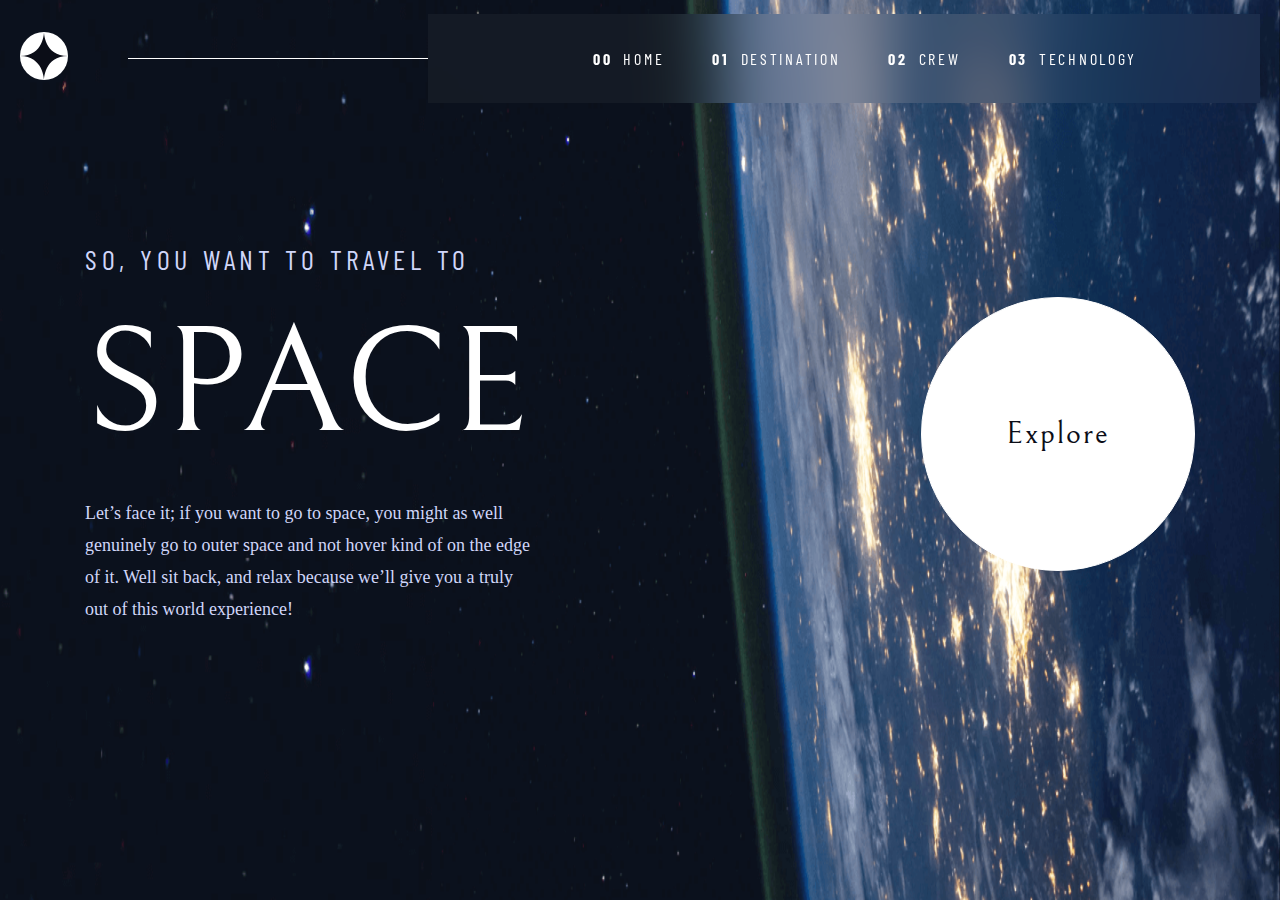
<file: index.html>
<!DOCTYPE html>
<html lang="en">
<head>
    <meta charset="UTF-8">
    <meta name="viewport" content="width=device-width, initial-scale=1.0">
    <link rel="icon" href="./images/site-icon.svg"> 
    <link rel="stylesheet" href="./css/main.css">
    <!-- <link rel="stylesheet" href="./css/normalize.css"> -->
    <link rel="stylesheet" href="./css/normalize-mini.css">
    <title>Site Space</title>
    <!-- Muhammadiqbol -->
</head>
<body class="space-body">
    <header class="space-site-header">
        <div class="container">
            <div class="space-header">
                <a class="space-header__icon" href="#"><img src="./images/site-icon.svg" alt="Site Icon" width="48" height="48"></a>
                <ul class="space-header__list">
                    <li class="space-header__item">
                        <a class="space-header__item-texts" href="./index.html">
                            <p class="space__header-number">00</p>
                            <p class="space__header-text">Home</p>
                        </a>
                    </li>
                    <li class="space-header__item">
                        <a class="space-header__item-texts" href="./moon.html">
                            <p class="space__header-number">01</p>
                            <p class="space__header-text">DESTINATION</p>
                        </a>
                    </li>
                    <li class="space-header__item">
                        <a class="space-header__item-texts" href="./commander.html">
                            <p class="space__header-number">02</p>
                            <p class="space__header-text">CREW</p>
                        </a>
                    </li>
                    <li class="space-header__item">
                        <a class="space-header__item-texts" href="./vehicle.html">
                            <p class="space__header-number">03</p>
                            <p class="space__header-text">TECHNOLOGY</p>
                        </a>
                    </li>
                </ul>
                <img class="space-hamburger-icon" src="./images/hamburger-svg.svg" alt="hamburger Icon" width="24" height="21">   
            </div>
        </div>
    </header>
    <main class="site-main">
        <section class="space-hero-section">
            <div class="container">
                <div class="space">
                    <div class="space-hero__texts-wrapper">
                        <strong class="space-hero__strong">SO, YOU WANT TO TRAVEL TO</strong>
                        <h1 class="space-hero__title">Space</h1>
                        <p class="space-hero__text">Let’s face it; if you want to go to space, you might as well genuinely go to outer space and not hover kind of on the edge of it. Well sit back, and relax because we’ll give you a truly out of this world experience!</p>
                    </div>
                    <a class="space-hero__content-wrapper" href="#">Explore</a> 
                </div>
            </div>
        </section>
    </main> 
</body>
</html>
</file>
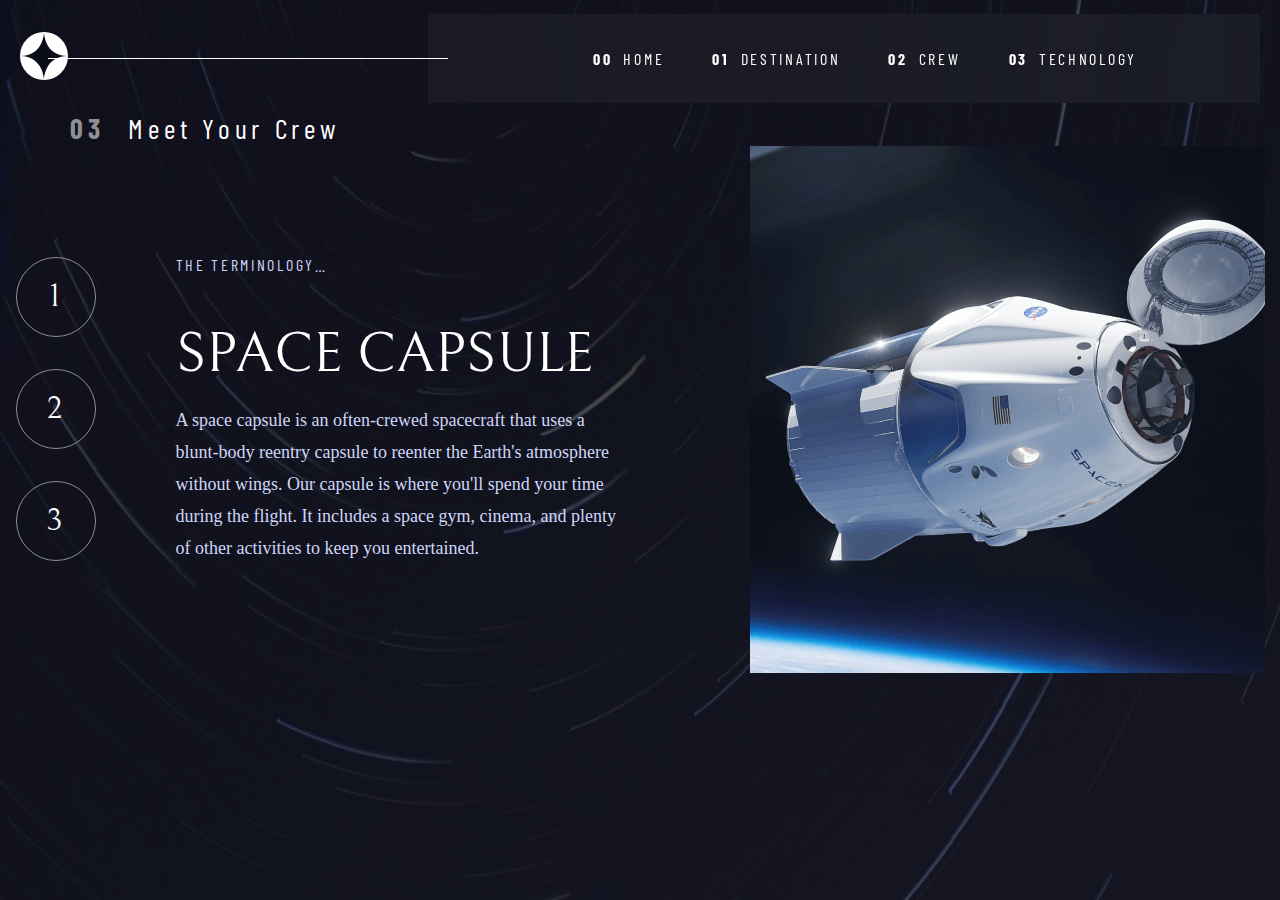
<file: capsule.html>
<!DOCTYPE html>
<html lang="en">
<head>
    <meta charset="UTF-8">
    <meta name="viewport" content="width=device-width, initial-scale=1.0">
    <link rel="icon" href="./images/site-icon.svg"> 
    <link rel="stylesheet" href="./css/main.css">
    <!-- <link rel="stylesheet" href="./css/normalize.css"> -->
    <link rel="stylesheet" href="./css/normalize-mini.css">
    <title>Site Capsule</title>
    <!-- Muhammadiqbol --> 
</head>
<body class="vehicle-body">
    <header class="vehicle-site-header">
        <div class="container">
            <div class="vehicle-header">
                <a class="vehicle-header__icon" href="#"><img src="./images/site-icon.svg" alt="Site Icon" width="48" height="48"></a>
                <ul class="vehicle-header__list">
                    <li class="vehicle-header__item">
                        <a class="vehicle-header__item-texts" href="./index.html">
                            <p class="vehicle__header-number">00</p>
                            <p class="vehicle__header-text">Home</p>
                        </a>
                    </li>   
                    <li class="vehicle-header__item">
                        <a class="vehicle-header__item-texts" href="./moon.html">
                            <p class="vehicle__header-number">01</p>
                            <p class="vehicle__header-text">DESTINATION</p>
                        </a>
                    </li>
                    <li class="vehicle-header__item">
                        <a class="vehicle-header__item-texts" href="./commander.html">
                            <p class="vehicle__header-number">02</p>
                            <p class="vehicle__header-text">CREW</p>
                        </a>
                    </li>
                    <li class="vehicle-header__item">
                        <a class="vehicle-header__item-texts" href="./vehicle.html">
                            <p class="vehicle__header-number">03</p>
                            <p class="vehicle__header-text">TECHNOLOGY</p>
                        </a>
                    </li>
                </ul>
            </div>
        </div>
    </header>
    <main class="site-main">
        <section class="hero-section">
            <div class="container">
                <div class="vehicle-hero__subtitle-wrapper">
                    <strong class="vehicle-hero__number">03</strong>
                    <h3 class="vehicle-hero__subtitle">Meet Your Crew</h3>
                </div>
                <div class="vehicle">
                    <div class="vehicle-hero__content-wrapper">
                        <div class="vehicle-hero__links">
                            <a class="vehicle-hero__link" href="./vehicle.html">1</a>
                            <a class="vehicle-hero__link" href="./spaceport.html">2</a>
                            <a class="vehicle-hero__link" href="./capsule.html">3</a>
                        </div>
                        <div>
                            <strong class="vehicle-hero__strong">
                                THE TERMINOLOGY…
                            </strong>
                            <h1 class="vehicle-hero__title">SPACE CAPSULE</h1>
                            <div class="vehicle-hero__text-wrapper">
                                <p class="vehicle-hero__text">A space capsule is an often-crewed spacecraft that uses a blunt-body reentry capsule to reenter the Earth's atmosphere without wings. Our capsule is where you'll spend your time during the flight. It includes a space gym, cinema, and plenty of other activities to keep you entertained.</p>
                            </div>
                        </div>
                    </div>
                    <img src="./images/capsule-img.png" alt="" width="515" height="527">
                </div>
            </div>
        </section>
    </main>
</body>
</html>
</file>
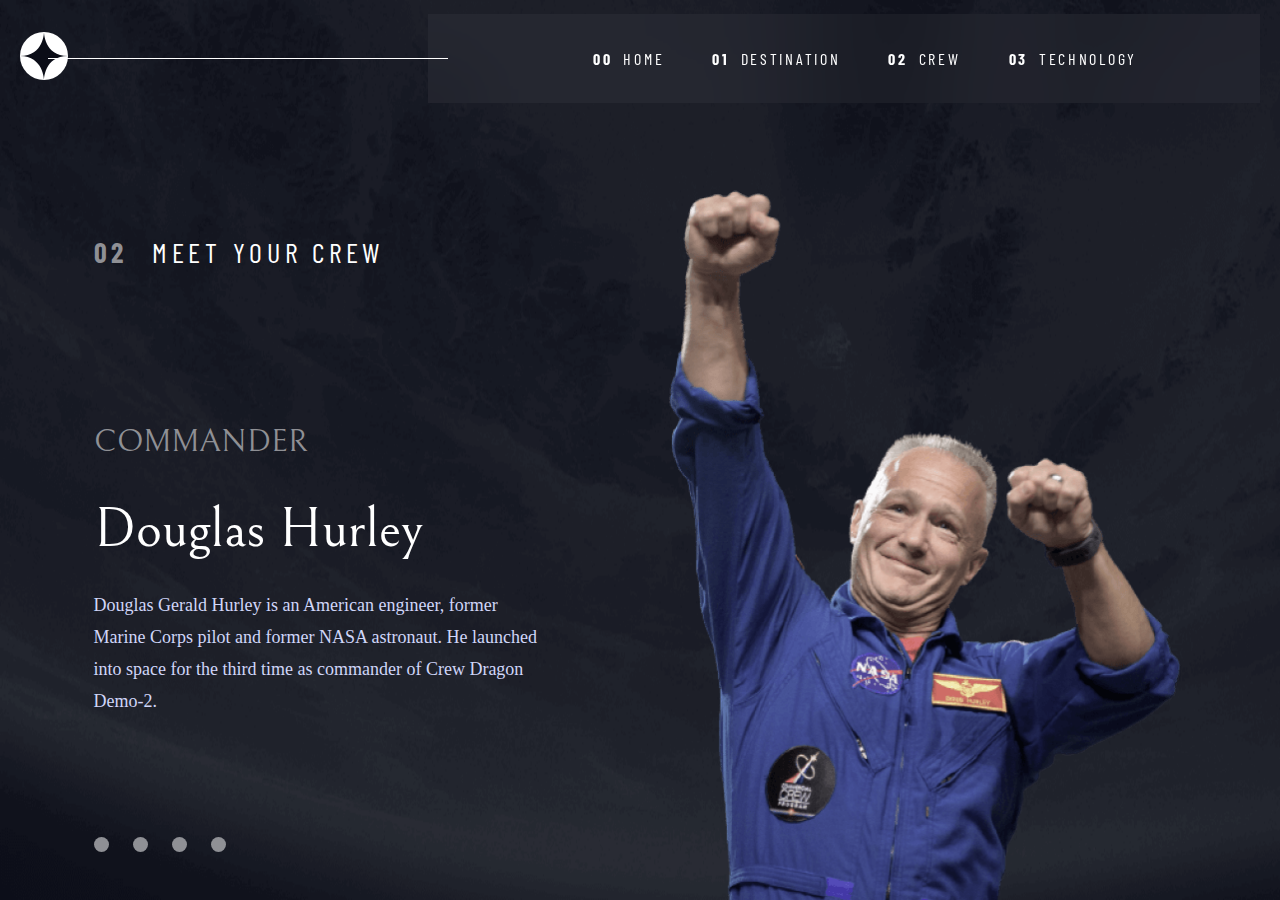
<file: commander.html>
<!DOCTYPE html>
<html lang="en">
<head>
    <meta charset="UTF-8">
    <meta name="viewport" content="width=device-width, initial-scale=1.0">
    <link rel="icon" href="./images/site-icon.svg"> 
    <link rel="stylesheet" href="./css/main.css">
    <!-- <link rel="stylesheet" href="./css/normalize.css"> -->
    <link rel="stylesheet" href="./css/normalize-mini.css">
    <title>Site Commander</title>
    <!-- Muhammadiqbol -->
</head>
<body class="commander-body">
    <header class="commander-site-header">
        <div class="container">
            <div class="commander-header">
                <a class="space-header__icon" href="#"><img src="./images/site-icon.svg" alt="Site Icon" width="48" height="48"></a>
                <ul class="commander-header__list">
                    <li class="commander-header__item">
                        <a class="commander-header__item-texts" href="./index.html">
                            <p class="commander__header-number">00</p>
                            <p class="commander__header-text">Home</p>
                        </a>
                    </li>
                    <li class="commander-header__item">
                        <a class="commander-header__item-texts" href="./moon.html">
                            <p class="commander__header-number">01</p>
                            <p class="commander__header-text">DESTINATION</p>
                        </a>
                    </li>
                    <li class="commander-header__item">
                        <a class="commander-header__item-texts" href="./commander.html">
                            <p class="commander__header-number">02</p>
                            <p class="commander__header-text">CREW</p>
                        </a>
                    </li>
                    <li class="commander-header__item">
                        <a class="commander-header__item-texts" href="./vehicle.html">
                            <p class="commander__header-number">03</p>
                            <p class="commander__header-text">TECHNOLOGY</p>
                        </a>
                    </li>
                </ul>
            </div>
        </div>
    </header>
    <main class="site-main">
        <section class="commander-hero-section">
            <div class="container">
                <div class="commander">
                    <div>
                        <div class="commander-hero__subtitle-wrapper">
                            <strong class="commander-hero__number">02</strong>
                            <h3 class="commander-hero__subtitle">Meet Your Crew</h3>
                        </div>
                        <strong class="commander-hero__strong">Commander</strong>
                        <h1 class="commander-hero__title">Douglas Hurley</h1>
                        <div class="commander-hero__texts-wrapper">
                            <p class="commander-hero__text">Douglas Gerald Hurley is an American engineer, former Marine Corps pilot and former NASA astronaut. He launched into space for the third time as commander of Crew Dragon Demo-2.</p>
                        </div>
                        <div class="commander-hero__mini-btns">
                            <a class="commander-hero__mini-btn" href="./commander.html"></a>
                            <a class="commander-hero__mini-btn" href="./specialist.html"></a>
                            <a class="commander-hero__mini-btn" href="./pilot.html"></a>
                            <a class="commander-hero__mini-btn" href="./engineer.html"></a>
                        </div>
                    </div>
                    <img src="./images/commander-img.png" alt="Commander Img" width="568" height="712">
                </div>
            </div>
        </section>
    </main>
</body>
</html>
</file>
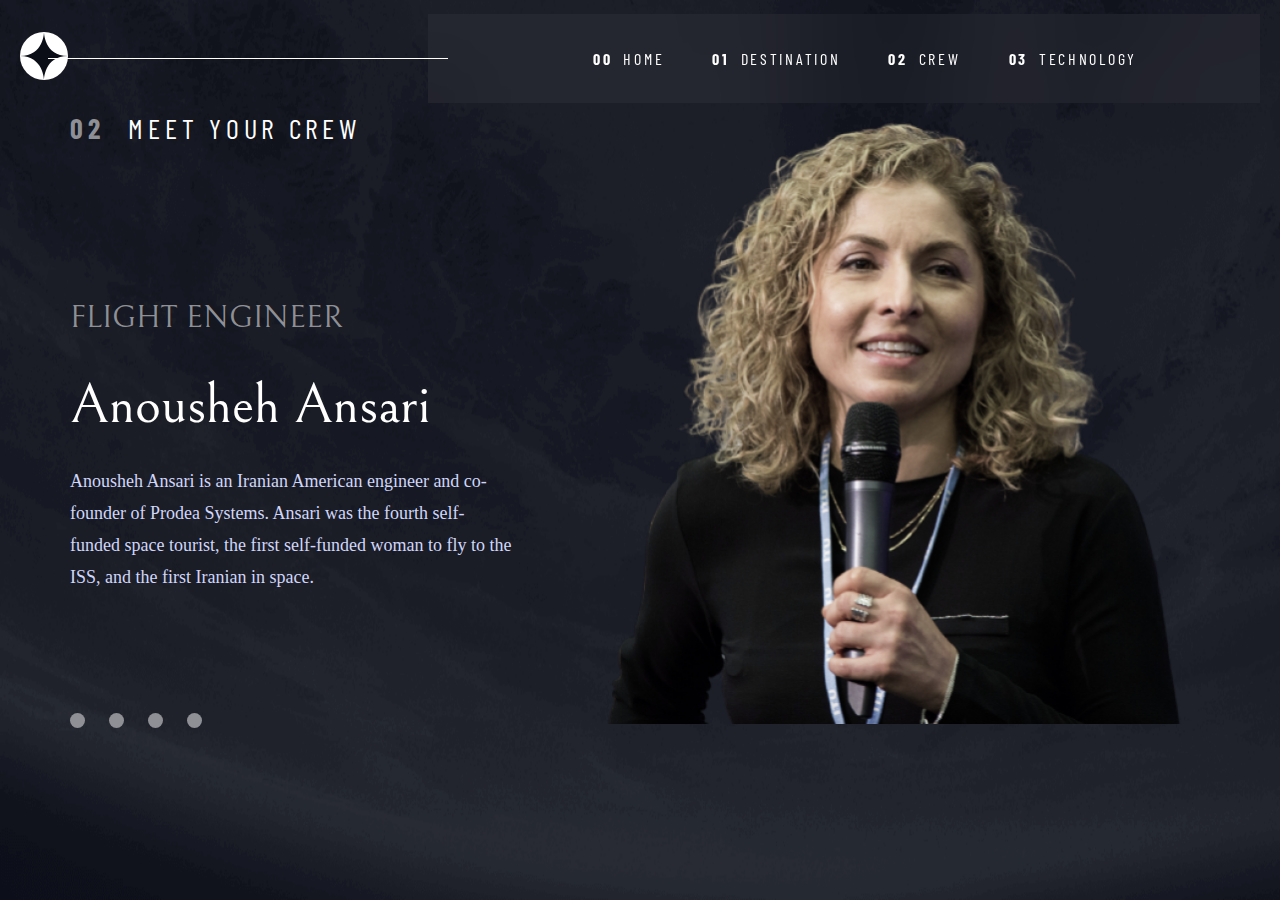
<file: engineer.html>
<!DOCTYPE html>
<html lang="en">
<head>
    <meta charset="UTF-8">
    <meta name="viewport" content="width=device-width, initial-scale=1.0">
    <link rel="icon" href="./images/site-icon.svg"> 
    <link rel="stylesheet" href="./css/main.css">
    <!-- <link rel="stylesheet" href="./css/normalize.css"> -->
    <link rel="stylesheet" href="./css/normalize-mini.css">
    <title>Site Engineer</title>
    <!-- Muhammadiqbol -->
</head>
<body class="commander-body">
    <header class="commander-site-header">
        <div class="container">
            <div class="commander-header">
                <a class="space-header__icon" href="#"><img src="./images/site-icon.svg" alt="Site Icon" width="48" height="48"></a>
                <ul class="commander-header__list">
                    <li class="commander-header__item">
                        <a class="commander-header__item-texts" href="./index.html">
                            <p class="commander__header-number">00</p>
                            <p class="commander__header-text">Home</p>
                        </a>
                    </li>
                    <li class="commander-header__item">
                        <a class="commander-header__item-texts" href="./moon.html">
                            <p class="commander__header-number">01</p>
                            <p class="commander__header-text">DESTINATION</p>
                        </a>
                    </li>
                    <li class="commander-header__item">
                        <a class="commander-header__item-texts" href="./commander.html">
                            <p class="commander__header-number">02</p>
                            <p class="commander__header-text">CREW</p>
                        </a>
                    </li>
                    <li class="commander-header__item">
                        <a class="commander-header__item-texts" href="/vehicle.html">
                            <p class="commander__header-number">03</p>
                            <p class="commander__header-text">TECHNOLOGY</p>
                        </a>
                    </li>
                </ul>
            </div>
        </div>
    </header>
    <main class="site-main">
        <section class="hero-section">
            <div class="container">
                <div class="commander">
                    <div>
                        <div class="commander-hero__subtitle-wrapper">
                            <strong class="commander-hero__number">02</strong>
                            <h3 class="commander-hero__subtitle">Meet Your Crew</h3>
                        </div>
                        <strong class="commander-hero__strong">Flight Engineer</strong>
                        <h1 class="commander-hero__title">Anousheh Ansari</h1>
                        <div class="commander-hero__texts-wrapper">
                            <p class="commander-hero__text">Anousheh Ansari is an Iranian American engineer and co-founder of Prodea Systems. Ansari was the fourth self-funded space tourist, the first self-funded woman to fly to the ISS, and the first Iranian in space.</p>
                        </div>
                        <div class="commander-hero__mini-btns">
                            <a class="commander-hero__mini-btn" href="./commander.html"></a>
                            <a class="commander-hero__mini-btn" href="./specialist.html"></a>
                            <a class="commander-hero__mini-btn" href="./pilot.html"></a>
                            <a class="commander-hero__mini-btn" href="./engineer.html"></a>
                        </div>
                    </div>
                    <img src="./images/engineer-img.png" alt="Commander Img" width="615" height="607">
                </div>
            </div>
        </section>
    </main>
</body>
</html>
</file>
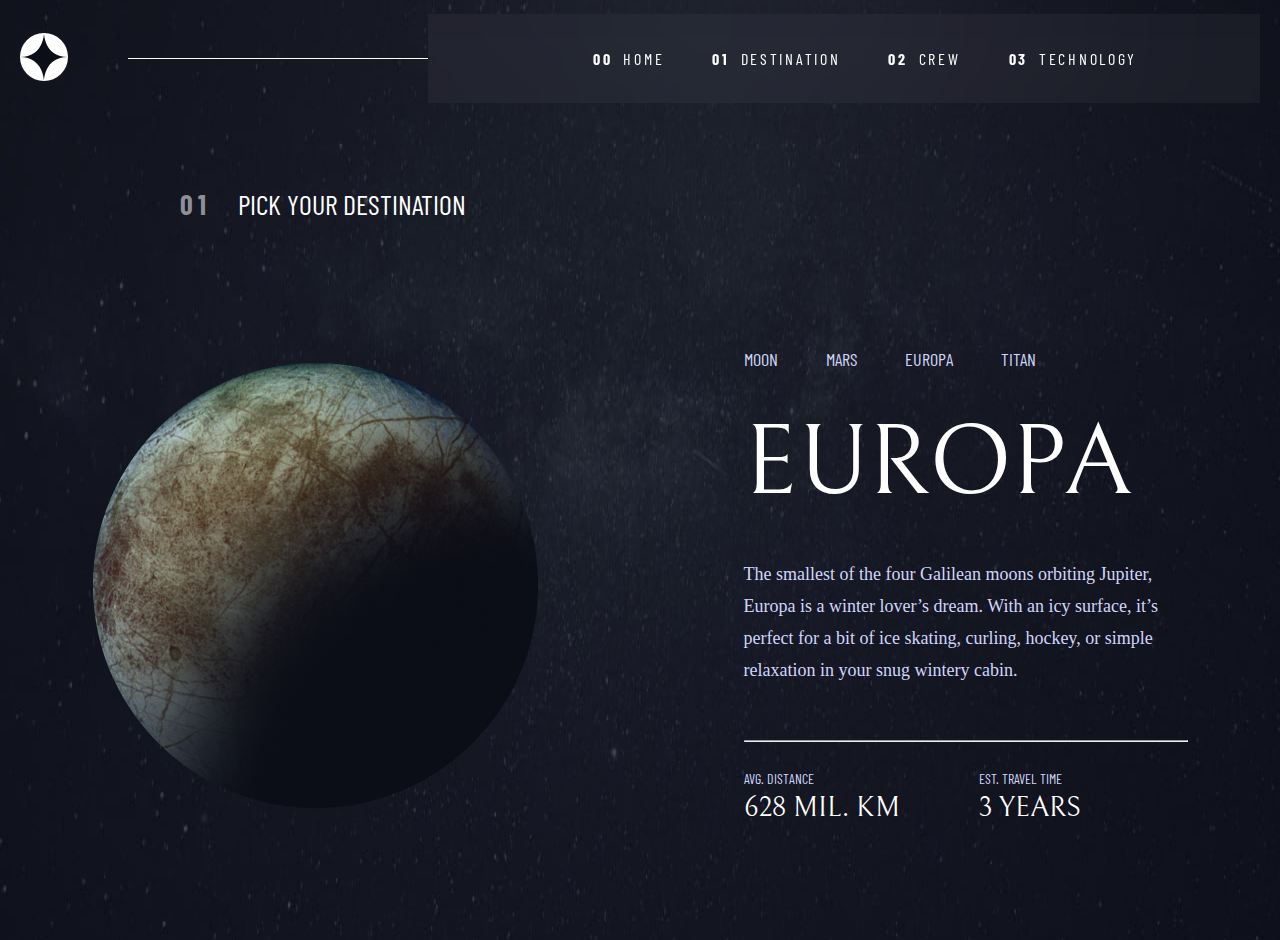
<file: europe.html>
<!DOCTYPE html>
<html lang="en">
<head>
    <meta charset="UTF-8">
    <meta name="viewport" content="width=device-width, initial-scale=1.0">
    <link rel="icon" href="./images/site-icon.svg"> 
    <link rel="stylesheet" href="./mars.html">
    <link rel="stylesheet" href="./css/main.css">
    <title>Site Moon</title>
    <!-- Mustafo -->
</head>
<body class="moon-body">
    <header class="space-site-header">
        <div class="container">
            <div class="space-header">
                <a class="space-header__icon" href="#"><img src="./images/site-icon.svg" alt="Site Icon" width="48" height="48"></a>
                <ul class="space-header__list">
                    <li class="space-header__item">
                        <a class="space-header__item-texts" href="./index.html">
                            <p class="space__header-number">00</p>
                            <p class="space__header-text">Home</p>
                        </a>
                    </li>
                    <li class="space-header__item">
                        <a class="space-header__item-texts" href="./moon.html">
                            <p class="space__header-number">01</p>
                            <p class="space__header-text">DESTINATION</p>
                        </a>
                    </li>
                    <li class="space-header__item">
                        <a class="space-header__item-texts" href="./commander.html">
                            <p class="space__header-number">02</p>
                            <p class="space__header-text">CREW</p>
                        </a>
                    </li>
                    <li class="space-header__item">
                        <a class="space-header__item-texts" href="./vehicle.html">
                            <p class="space__header-number">03</p>
                            <p class="space__header-text">TECHNOLOGY</p>
                        </a>
                    </li>
                </ul>
                <img class="space-hamburger-icon" src="./images/hamburger-svg.svg" alt="hamburger Icon" width="24" height="21">   
            </div>
        </div>
    </header>
    <main class="moon-main">
        <section class="moon-section">
            <div class="container">
                <h1 class="moon__title"><span class="moon__title span">01</span> Pick your destination</h1>
                <div class="moon">
                    
                    <div class="moon__content-img">
                        
                        <img src="./images/europa.png" alt="moon img" width="445" height="445">
                    </div>
                    <div class="moon__content-wrapper">
                        <ul class="moons__list">
                            <li class="moons__item">
                                <a class="moons__link" href="./moon.html">MOON</a>
                            </li>
                            <li class="moons__item">
                                <a class="moons__link" href="./mars.html">MARS</a>
                            </li>
                            <li class="moons__item">
                                <a class="moons__link" href="./europe.html">EUROPA</a>
                            </li>
                            <li class="moons__item">
                                <a class="moons__link" href="./titan.html">TITAN</a>
                            </li>
                        </ul>
                        <h2 class="moon__subtitle">EUROPA</h2>
                        <div class="moon-hero__text-wrapper">
                            <p class="moon__text">The smallest of the four Galilean moons orbiting Jupiter, Europa is a winter lover’s dream. With an icy surface, it’s perfect for a bit of ice skating, curling, hockey, or simple relaxation in your snug wintery cabin.</p>
                        </div>
                        <hr width="444" class="hr">
                        <div class="moon__content-wrap">
                            <div class="moon__wrapper">
                                <strong class="moon__strong">AVG. DISTANCE</strong>
                                <p class="moon__subtext">628 MIL. km</p>
                            </div>
                            <div class="moon__wrapper">
                                <strong class="moon__strong">Est. travel time</strong>
                                <p class="moon__subtext">3 years</p>
                            </div>
                        </div>
                    </div>
                </div>
            </section>
        </main>
    </body>
    </html>
</file>
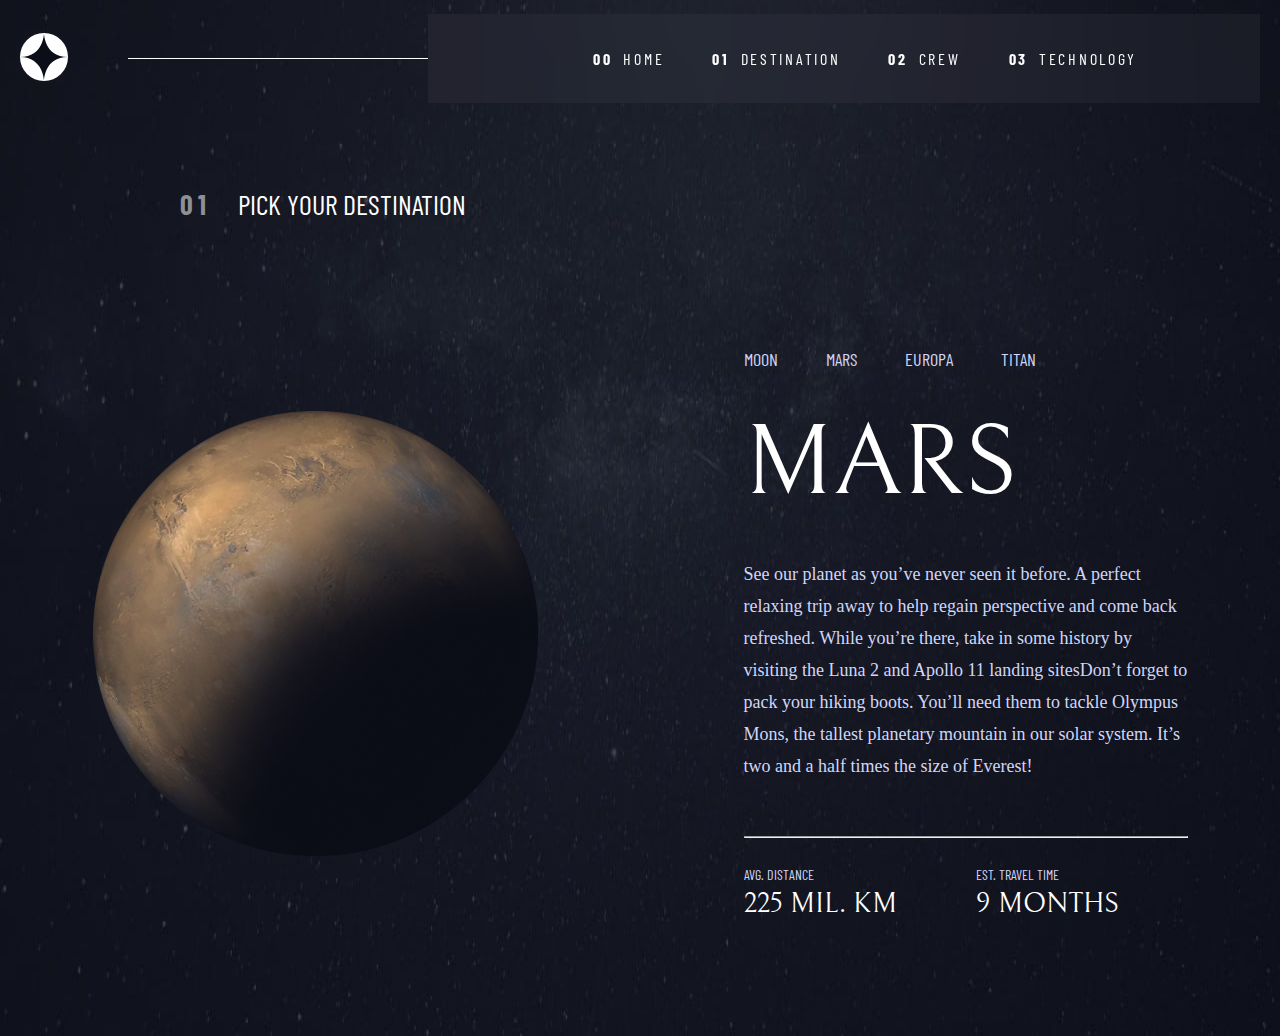
<file: mars.html>
<!DOCTYPE html>
<html lang="en">
<head>
    <meta charset="UTF-8">
    <meta name="viewport" content="width=device-width, initial-scale=1.0">
    <link rel="icon" href="./images/site-icon.svg"> 
    <link rel="stylesheet" href="./mars.html">
    <link rel="stylesheet" href="./css/main.css">
    <title>Site Moon</title>
    <!-- Mustafo -->
</head>
<body class="moon-body">
    <header class="space-site-header">
        <div class="container">
            <div class="space-header">
                <a class="space-header__icon" href="#"><img src="./images/site-icon.svg" alt="Site Icon" width="48" height="48"></a>
                <ul class="space-header__list">
                    <li class="space-header__item">
                        <a class="space-header__item-texts" href="./index.html">
                            <p class="space__header-number">00</p>
                            <p class="space__header-text">Home</p>
                        </a>
                    </li>
                    <li class="space-header__item">
                        <a class="space-header__item-texts" href="./moon.html">
                            <p class="space__header-number">01</p>
                            <p class="space__header-text">DESTINATION</p>
                        </a>
                    </li>
                    <li class="space-header__item">
                        <a class="space-header__item-texts" href="./commander.html">
                            <p class="space__header-number">02</p>
                            <p class="space__header-text">CREW</p>
                        </a>
                    </li>
                    <li class="space-header__item">
                        <a class="space-header__item-texts" href="./vehicle.html">
                            <p class="space__header-number">03</p>
                            <p class="space__header-text">TECHNOLOGY</p>
                        </a>
                    </li>
                </ul>
                <img class="space-hamburger-icon" src="./images/hamburger-svg.svg" alt="hamburger Icon" width="24" height="21">   
            </div>
        </div>
    </header>
    <main class="moon-main">
        <section class="moon-section">
            <div class="container">
                <h1 class="moon__title"><span class="moon__title span">01</span> Pick your destination</h1>
                <div class="moon">
                    
                    <div class="moon__content-img">
                        
                        <img src="./images/mars.png" alt="moon img" width="445" height="445">
                    </div>
                    <div class="moon__content-wrapper">
                        <ul class="moons__list">
                            <li class="moons__item">
                                <a class="moons__link" href="./moon.html">MOON</a>
                            </li>
                            <li class="moons__item">
                                <a class="moons__link" href="./mars.html">MARS</a>
                            </li>
                            <li class="moons__item">
                                <a class="moons__link" href="./europe.html">EUROPA</a>
                            </li>
                            <li class="moons__item">
                                <a class="moons__link" href="./titan.html">TITAN</a>
                            </li>
                        </ul>
                        <h2 class="moon__subtitle">MARS</h2>
                        <div class="moon-hero__text-wrapper">
                            <p class="moon__text">See our planet as you’ve never seen it before. A perfect relaxing trip away to help regain perspective and come back refreshed. While you’re there, take in some history by visiting the Luna 2 and Apollo 11 landing sitesDon’t forget to pack your hiking boots. You’ll need them to tackle Olympus Mons, the tallest planetary mountain in our solar system. It’s two and a half times the size of Everest!</p>
                        </div>
                        <hr width="444" class="hr">
                        <div class="moon__content-wrap">
                            <div class="moon__wrapper">
                                <strong class="moon__strong">AVG. DISTANCE</strong>
                                <p class="moon__subtext">225 MIL. km</p>
                            </div>
                            <div class="moon__wrapper">
                                <strong class="moon__strong">Est. travel time</strong>
                                <p class="moon__subtext">9 months</p>
                            </div>
                        </div>
                    </div>
                </div>
            </section>
        </main>
    </body>
    </html>
</file>
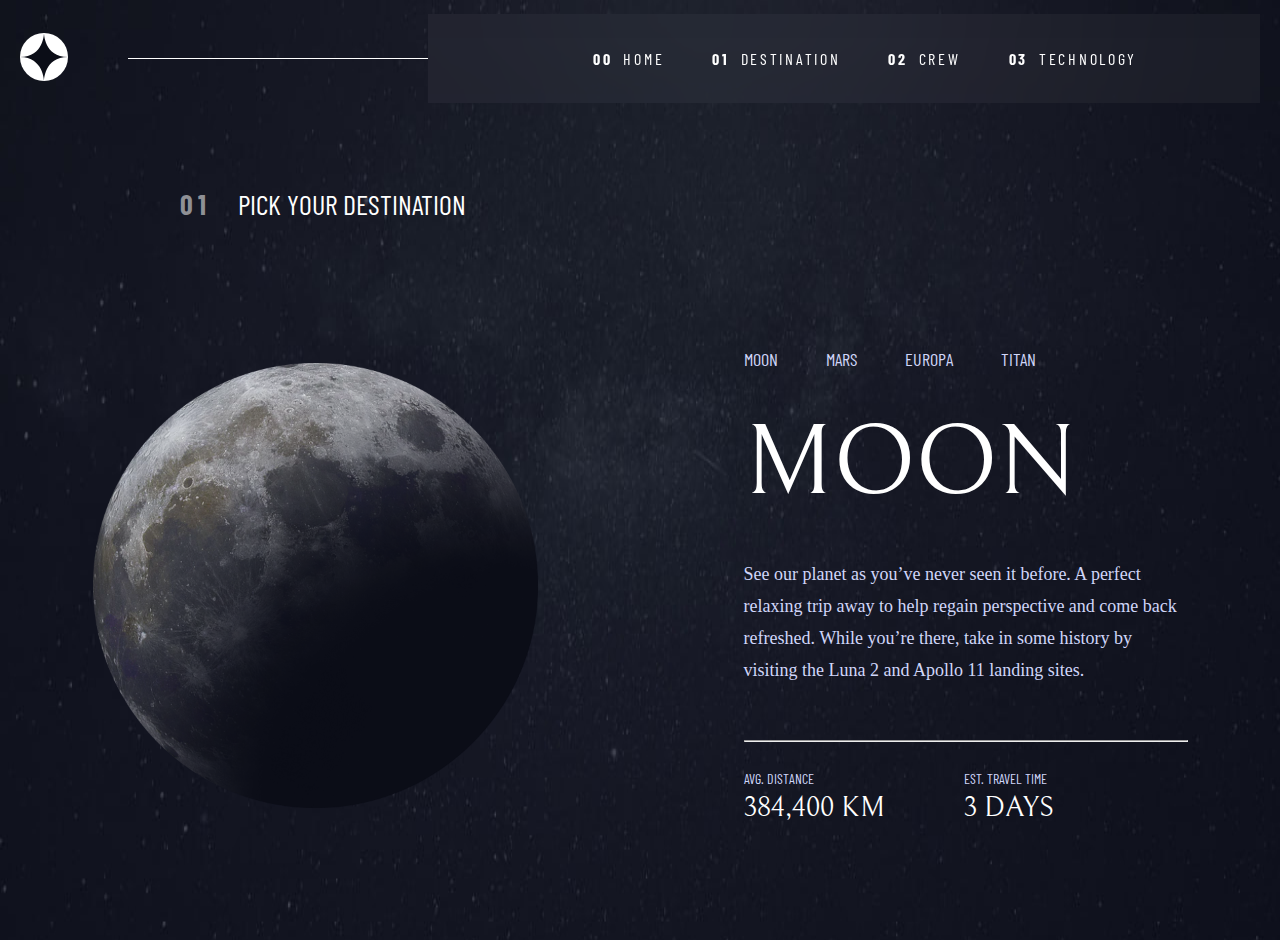
<file: moon.html>
<!DOCTYPE html>
<html lang="en">
<head>
    <meta charset="UTF-8">
    <meta name="viewport" content="width=device-width, initial-scale=1.0">
    <link rel="icon" href="./images/site-icon.svg"> 
    <link rel="stylesheet" href="./mars.html">
    <link rel="stylesheet" href="./css/main.css">
    <title>Site Moon</title>
    <!-- Mustafo -->
</head>
<body class="moon-body">
    <header class="space-site-header">
        <div class="container">
            <div class="space-header">
                <a class="space-header__icon" href="#"><img src="./images/site-icon.svg" alt="Site Icon" width="48" height="48"></a>
                <ul class="space-header__list">
                    <li class="space-header__item">
                        <a class="space-header__item-texts" href="./index.html">
                            <p class="space__header-number">00</p>
                            <p class="space__header-text">Home</p>
                        </a>
                    </li>
                    <li class="space-header__item">
                        <a class="space-header__item-texts" href="./moon.html">
                            <p class="space__header-number">01</p>
                            <p class="space__header-text">DESTINATION</p>
                        </a>
                    </li>
                    <li class="space-header__item">
                        <a class="space-header__item-texts" href="./commander.html">
                            <p class="space__header-number">02</p>
                            <p class="space__header-text">CREW</p>
                        </a>
                    </li>
                    <li class="space-header__item">
                        <a class="space-header__item-texts" href="./vehicle.html">
                            <p class="space__header-number">03</p>
                            <p class="space__header-text">TECHNOLOGY</p>
                        </a>
                    </li>
                </ul>
                <img class="space-hamburger-icon" src="./images/hamburger-svg.svg" alt="hamburger Icon" width="24" height="21">   
            </div>
        </div>
    </header>
    <main class="moon-main">
        <section class="moon-section">
            <div class="container">
                <h1 class="moon__title"><span class="moon__title span">01</span> Pick your destination</h1>
                <div class="moon">
                    
                    <div class="moon__content-img">
                        
                        <img src="./images/moon.png" alt="moon img" width="445" height="445">
                    </div>
                    <div class="moon__content-wrapper">
                        <ul class="moons__list">
                            <li class="moons__item">
                                <a class="moons__link" href="./moon.html">MOON</a>
                            </li>
                            <li class="moons__item">
                                <a class="moons__link" href="./mars.html">MARS</a>
                            </li>
                            <li class="moons__item">
                                <a class="moons__link" href="./europe.html">EUROPA</a>
                            </li>
                            <li class="moons__item">
                                <a class="moons__link" href="./titan.html">TITAN</a>
                            </li>
                        </ul>
                        <h2 class="moon__subtitle">MOON</h2>
                        <div class="moon-hero__text-wrapper">
                            <p class="moon__text">See our planet as you’ve never seen it before. A perfect relaxing trip away to help regain perspective and come back refreshed. While you’re there, take in some history by visiting the Luna 2 and Apollo 11 landing sites.</p>
                        </div>
                        <hr width="444" class="hr">
                        <div class="moon__content-wrap">
                            <div class="moon__wrapper">
                                <strong class="moon__strong">AVG. DISTANCE</strong>
                                <p class="moon__subtext">384,400 km</p>
                            </div>
                            <div class="moon__wrapper">
                                <strong class="moon__strong">Est. travel time</strong>
                                <p class="moon__subtext">3 days</p>
                            </div>
                        </div>
                    </div>
                </div>
            </section>
        </main>
    </body>
    </html>
</file>
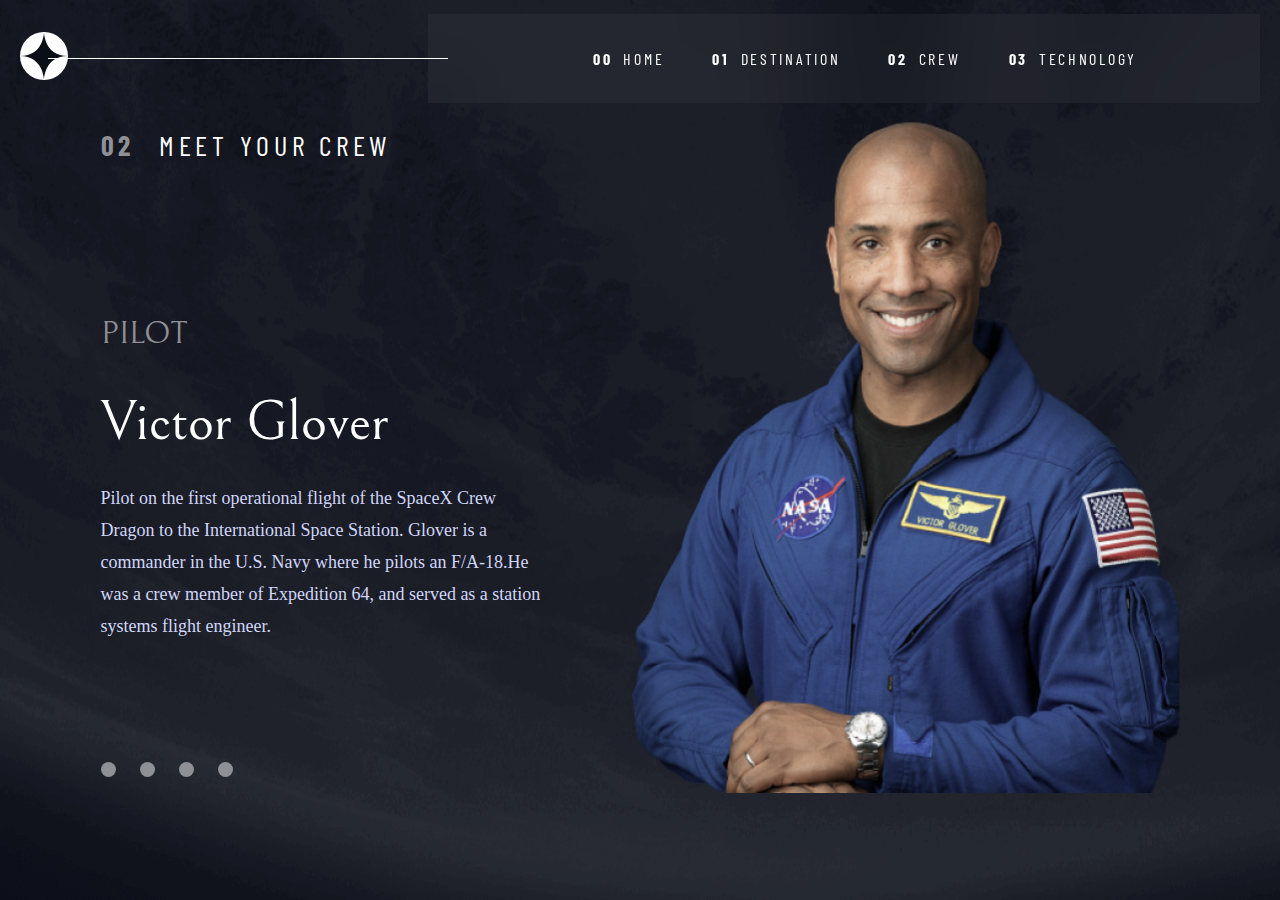
<file: pilot.html>
<!DOCTYPE html>
<html lang="en">
<head>
    <meta charset="UTF-8">
    <meta name="viewport" content="width=device-width, initial-scale=1.0">
    <link rel="icon" href="./images/site-icon.svg"> 
    <link rel="stylesheet" href="./css/main.css">
    <!-- <link rel="stylesheet" href="./css/normalize.css"> -->
    <link rel="stylesheet" href="./css/normalize-mini.css">
    <title>Site Pilot</title>
    <!-- Muhammadiqbol -->
</head>
<body class="commander-body">
    <header class="commander-site-header">
        <div class="container">
            <div class="commander-header">
                <a class="space-header__icon" href="#"><img src="./images/site-icon.svg" alt="Site Icon" width="48" height="48"></a>
                <ul class="commander-header__list">
                    <li class="commander-header__item">
                        <a class="commander-header__item-texts" href="./index.html">
                            <p class="commander__header-number">00</p>
                            <p class="commander__header-text">Home</p>
                        </a>
                    </li>
                    <li class="commander-header__item">
                        <a class="commander-header__item-texts" href="./moon.html">
                            <p class="commander__header-number">01</p>
                            <p class="commander__header-text">DESTINATION</p>
                        </a>
                    </li>
                    <li class="commander-header__item">
                        <a class="commander-header__item-texts" href="./commander.html">
                            <p class="commander__header-number">02</p>
                            <p class="commander__header-text">CREW</p>
                        </a>
                    </li>
                    <li class="commander-header__item">
                        <a class="commander-header__item-texts" href="./vehicle.html">
                            <p class="commander__header-number">03</p>
                            <p class="commander__header-text">TECHNOLOGY</p>
                        </a>
                    </li>
                </ul>
            </div>
        </div>
    </header>
    <main class="site-main">
        <section class="hero-section">
            <div class="container">
                <div class="commander">
                    <div>
                        <div class="commander-hero__subtitle-wrapper">
                            <strong class="commander-hero__number">02</strong>
                            <h3 class="commander-hero__subtitle">Meet Your Crew</h3>
                        </div>
                        <strong class="commander-hero__strong">Pilot</strong>
                        <h1 class="commander-hero__title">Victor Glover</h1>
                        <div class="commander-hero__texts-wrapper">
                            <p class="commander-hero__text">Pilot on the first operational flight of the SpaceX Crew Dragon to the International Space Station. Glover is a commander in the U.S. Navy where he pilots an F/A-18.He was a crew member of Expedition 64, and served as a station systems flight engineer. </p>
                        </div>
                        <div class="commander-hero__mini-btns">
                            <a class="commander-hero__mini-btn" href="./commander.html"></a>
                            <a class="commander-hero__mini-btn" href="./specialist.html"></a>
                            <a class="commander-hero__mini-btn" href="./pilot.html"></a>
                            <a class="commander-hero__mini-btn" href="./engineer.html"></a>
                        </div>
                    </div>
                    <img src="./images/pilot-img.png" alt="Commander Img" width="554" height="681">
                </div>
            </div>
        </section>
    </main>
</body>
</html>
</file>
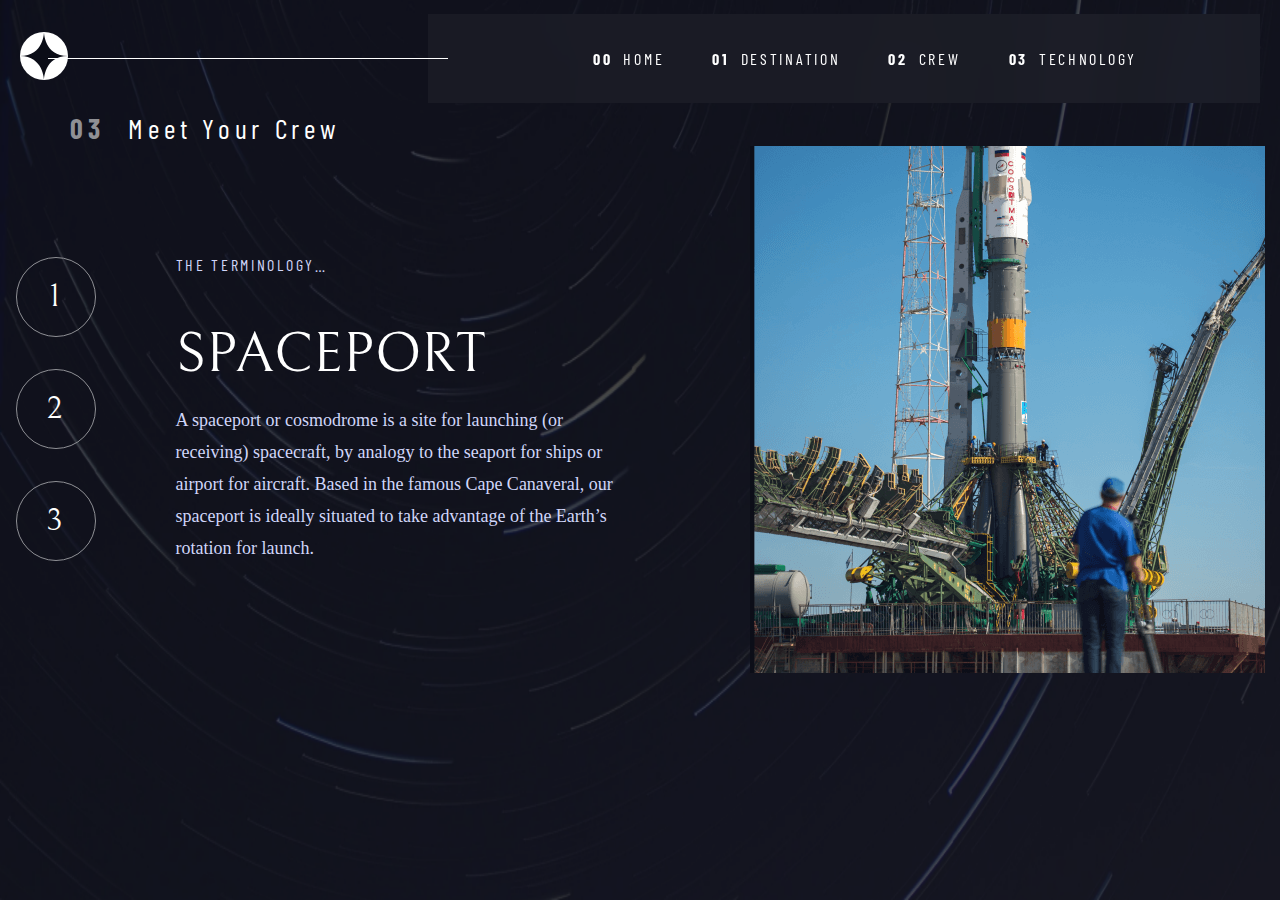
<file: spaceport.html>
<!DOCTYPE html>
<html lang="en">
<head>
    <meta charset="UTF-8">
    <meta name="viewport" content="width=device-width, initial-scale=1.0">
    <link rel="icon" href="./images/site-icon.svg"> 
    <link rel="stylesheet" href="./css/main.css">
    <!-- <link rel="stylesheet" href="./css/normalize.css"> -->
    <link rel="stylesheet" href="./css/normalize-mini.css">
    <title>Site Spaceport</title>
    <!-- Muhammadiqbol --> 
</head>
<body class="vehicle-body">
    <header class="vehicle-site-header">
        <div class="container">
            <div class="vehicle-header">
                <a class="vehicle-header__icon" href="#"><img src="./images/site-icon.svg" alt="Site Icon" width="48" height="48"></a>
                <ul class="vehicle-header__list">
                    <li class="vehicle-header__item">
                        <a class="vehicle-header__item-texts" href="./index.html">
                            <p class="vehicle__header-number">00</p>
                            <p class="vehicle__header-text">Home</p>
                        </a>
                    </li>
                    <li class="vehicle-header__item">
                        <a class="vehicle-header__item-texts" href="./moon.html">
                            <p class="vehicle__header-number">01</p>
                            <p class="vehicle__header-text">DESTINATION</p>
                        </a>
                    </li>
                    <li class="vehicle-header__item">
                        <a class="vehicle-header__item-texts" href="./commander.html">
                            <p class="vehicle__header-number">02</p>
                            <p class="vehicle__header-text">CREW</p>
                        </a>
                    </li>
                    <li class="vehicle-header__item">
                        <a class="vehicle-header__item-texts" href="./vehicle.html">
                            <p class="vehicle__header-number">03</p>
                            <p class="vehicle__header-text">TECHNOLOGY</p>
                        </a>
                    </li>
                </ul>
            </div>
        </div>
    </header>
    <main class="site-main">
        <section class="hero-section">
            <div class="container">
                <div class="vehicle-hero__subtitle-wrapper">
                    <strong class="vehicle-hero__number">03</strong>
                    <h3 class="vehicle-hero__subtitle">Meet Your Crew</h3>
                </div>
                <div class="vehicle">
                    <div class="vehicle-hero__content-wrapper">
                        <div class="vehicle-hero__links">
                            <a class="vehicle-hero__link" href="./vehicle.html">1</a>
                            <a class="vehicle-hero__link" href="./spaceport.html">2</a>
                            <a class="vehicle-hero__link" href="./capsule.html">3</a>
                        </div>
                        <div>
                            <strong class="vehicle-hero__strong">
                                THE TERMINOLOGY…
                            </strong>
                            <h1 class="vehicle-hero__title">SPACEPORT</h1>
                            <div class="vehicle-hero__text-wrapper">
                                <p class="vehicle-hero__text">A spaceport or cosmodrome is a site for launching (or receiving) spacecraft, by analogy to the seaport for ships or airport for aircraft. Based in the famous Cape Canaveral, our spaceport is ideally situated to take advantage of the Earth’s rotation for launch.</p>
                            </div>
                        </div>
                    </div>
                    <img src="./images/spaceport-img.png" alt="" width="515" height="527">
                </div>
            </div>
        </section>
    </main>
</body>
</html>
</file>
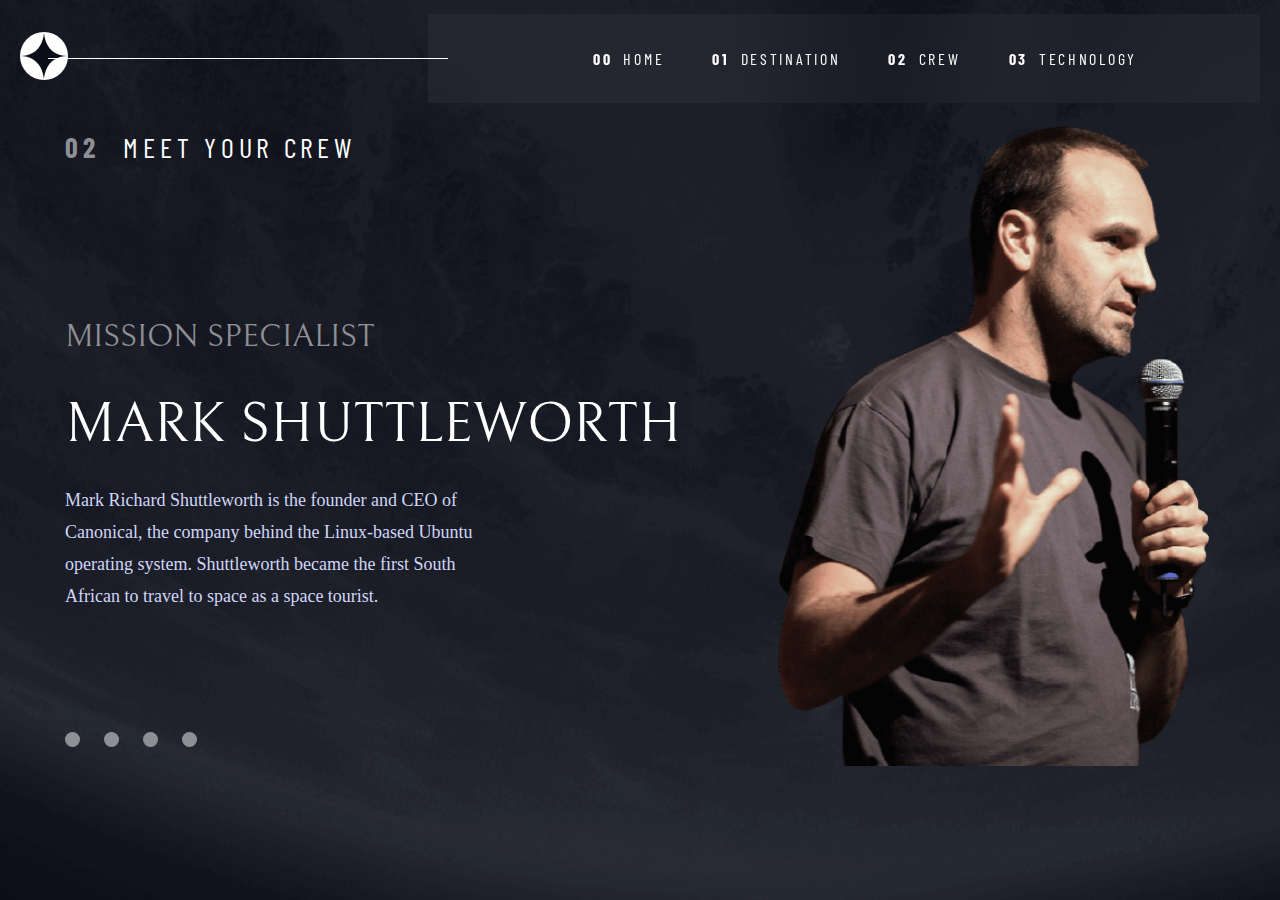
<file: specialist.html>
<!DOCTYPE html>
<html lang="en">
<head>
    <meta charset="UTF-8">
    <meta name="viewport" content="width=device-width, initial-scale=1.0">
    <link rel="icon" href="./images/site-icon.svg"> 
    <link rel="stylesheet" href="./css/main.css">
    <!-- <link rel="stylesheet" href="./css/normalize.css"> -->
    <link rel="stylesheet" href="./css/normalize-mini.css">
    <title>Site Specialist</title>
    <!-- Muhammadiqbol -->
</head>
<body class="commander-body">
    <header class="commander-site-header">
        <div class="container">
            <div class="commander-header">
                <a class="space-header__icon" href="#"><img src="./images/site-icon.svg" alt="Site Icon" width="48" height="48"></a>
                <ul class="commander-header__list">
                    <li class="commander-header__item">
                        <a class="commander-header__item-texts" href="./index.html">
                            <p class="commander__header-number">00</p>
                            <p class="commander__header-text">Home</p>
                        </a>
                    </li>
                    <li class="commander-header__item">
                        <a class="commander-header__item-texts" href="./moon.html">
                            <p class="commander__header-number">01</p>
                            <p class="commander__header-text">DESTINATION</p>
                        </a>
                    </li>
                    <li class="commander-header__item">
                        <a class="commander-header__item-texts" href="./commander.html">
                            <p class="commander__header-number">02</p>
                            <p class="commander__header-text">CREW</p>
                        </a>
                    </li>
                    <li class="commander-header__item">
                        <a class="commander-header__item-texts" href="./vehicle.html">
                            <p class="commander__header-number">03</p>
                            <p class="commander__header-text">TECHNOLOGY</p>
                        </a>
                    </li>
                </ul>
            </div>
        </div>
    </header>
    <main class="site-main">
        <section class="hero-section">
            <div class="container">
                <div class="commander">
                    <div>
                        <div class="commander-hero__subtitle-wrapper">
                            <strong class="commander-hero__number">02</strong>
                            <h3 class="commander-hero__subtitle">Meet Your Crew</h3>
                        </div>
                        <strong class="commander-hero__strong">Mission Specialist </strong>
                        <h1 class="commander-hero__title">MARK SHUTTLEWORTH</h1>
                        <div class="commander-hero__texts-wrapper">
                            <p class="commander-hero__text">Mark Richard Shuttleworth is the founder and CEO of Canonical, the company behind the Linux-based Ubuntu operating system. Shuttleworth became the first South African to travel to space as a space tourist.</p>
                        </div>
                        <div class="commander-hero__mini-btns">
                            <a class="commander-hero__mini-btn" href="./commander.html"></a>
                            <a class="commander-hero__mini-btn" href="./specialist.html"></a>
                            <a class="commander-hero__mini-btn" href="./pilot.html"></a>
                            <a class="commander-hero__mini-btn" href="./engineer.html"></a>
                        </div>
                    </div>
                    <img src="./images/specialist-img.png" alt="Commander Img" width="453" height="654">
                </div>
            </div>
        </section>
    </main>
</body>
</html>
</file>
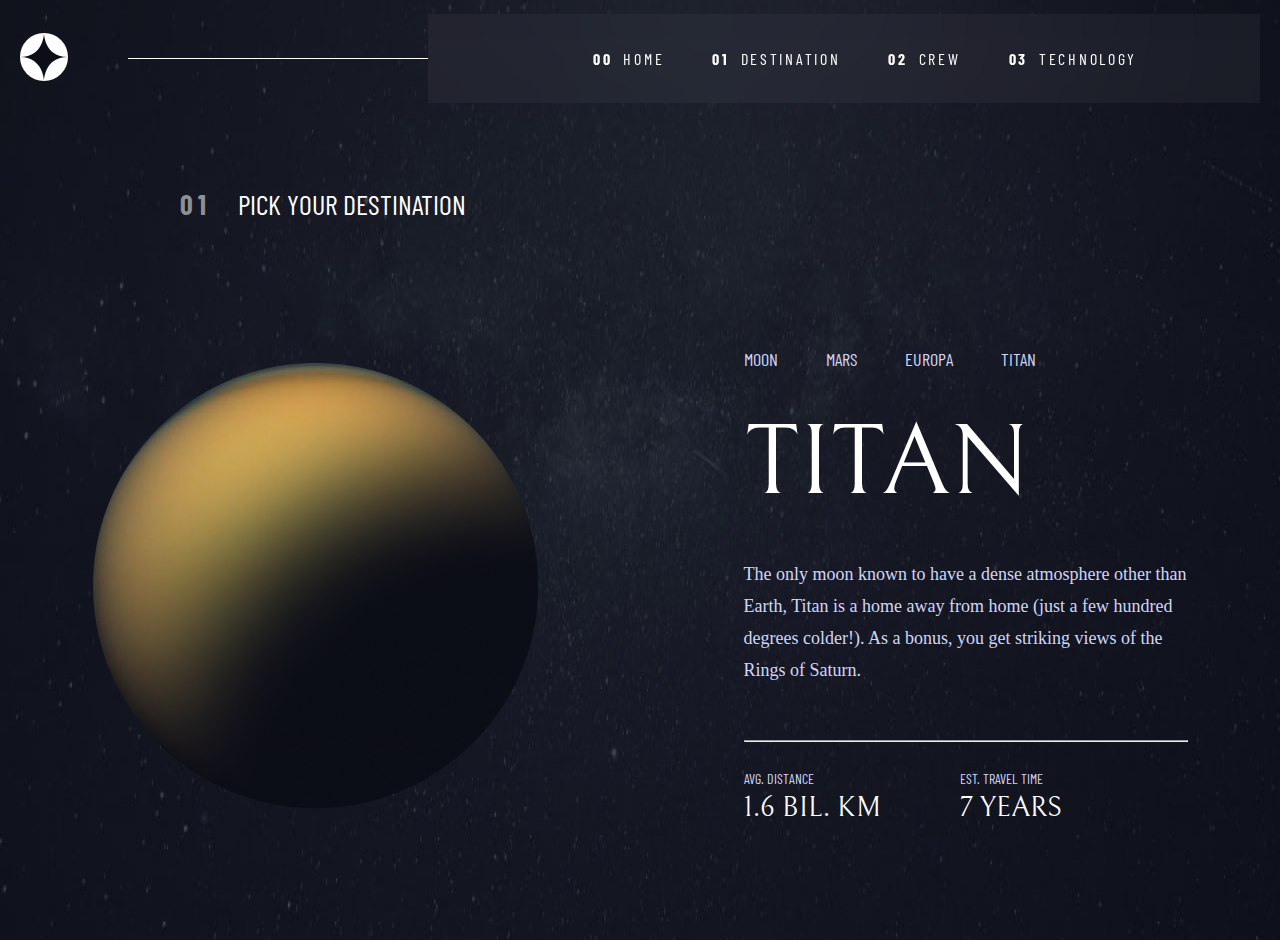
<file: titan.html>
<!DOCTYPE html>
<html lang="en">
<head>
    <meta charset="UTF-8">
    <meta name="viewport" content="width=device-width, initial-scale=1.0">
    <link rel="icon" href="./images/site-icon.svg"> 
    <link rel="stylesheet" href="./mars.html">
    <link rel="stylesheet" href="./css/main.css">
    <title>Site Moon</title>
    <!-- Mustafo -->
</head>
<body class="moon-body">
    <header class="space-site-header">
        <div class="container">
            <div class="space-header">
                <a class="space-header__icon" href="#"><img src="./images/site-icon.svg" alt="Site Icon" width="48" height="48"></a>
                <ul class="space-header__list">
                    <li class="space-header__item">
                        <a class="space-header__item-texts" href="/index.html">
                            <p class="space__header-number">00</p>
                            <p class="space__header-text">Home</p>
                        </a>
                    </li>
                    <li class="space-header__item">
                        <a class="space-header__item-texts" href="#">
                            <p class="space__header-number">01</p>
                            <p class="space__header-text">DESTINATION</p>
                        </a>
                    </li>
                    <li class="space-header__item">
                        <a class="space-header__item-texts" href="/commander.html">
                            <p class="space__header-number">02</p>
                            <p class="space__header-text">CREW</p>
                        </a>
                    </li>
                    <li class="space-header__item">
                        <a class="space-header__item-texts" href="/vehicle.html">
                            <p class="space__header-number">03</p>
                            <p class="space__header-text">TECHNOLOGY</p>
                        </a>
                    </li>
                </ul>
                <img class="space-hamburger-icon" src="./images/hamburger-svg.svg" alt="hamburger Icon" width="24" height="21">   
            </div>
        </div>
    </header>
    <main class="moon-main">
        <section class="moon-section">
            <div class="container">
                <h1 class="moon__title"><span class="moon__title span">01</span> Pick your destination</h1>
                <div class="moon">
                    
                    <div class="moon__content-img">
                        
                        <img src="./images/titan.png" alt="moon img" width="445" height="445">
                    </div>
                    <div class="moon__content-wrapper">
                        <ul class="moons__list">
                            <li class="moons__item">
                                <a class="moons__link" href="./moon.html">MOON</a>
                            </li>
                            <li class="moons__item">
                                <a class="moons__link" href="./mars.html">MARS</a>
                            </li>
                            <li class="moons__item">
                                <a class="moons__link" href="./europe.html">EUROPA</a>
                            </li>
                            <li class="moons__item">
                                <a class="moons__link" href="./titan.html">TITAN</a>
                            </li>
                        </ul>
                        <h2 class="moon__subtitle">TITAN</h2>
                        <div class="moon-hero__text-wrapper">
                            <p class="moon__text">The only moon known to have a dense atmosphere other than Earth, Titan is a home away from home (just a few hundred degrees colder!). As a bonus, you get striking views of the Rings of Saturn.</p>
                        </div>
                        <hr width="444" class="hr">
                        <div class="moon__content-wrap">
                            <div class="moon__wrapper">
                                <strong class="moon__strong">AVG. DISTANCE</strong>
                                <p class="moon__subtext">1.6 BIL. km</p>
                            </div>
                            <div class="moon__wrapper">
                                <strong class="moon__strong">Est. travel time</strong>
                                <p class="moon__subtext">7 years</p>
                            </div>
                        </div>
                    </div>
                </div>
            </section>
        </main>
    </body>
    </html>
</file>
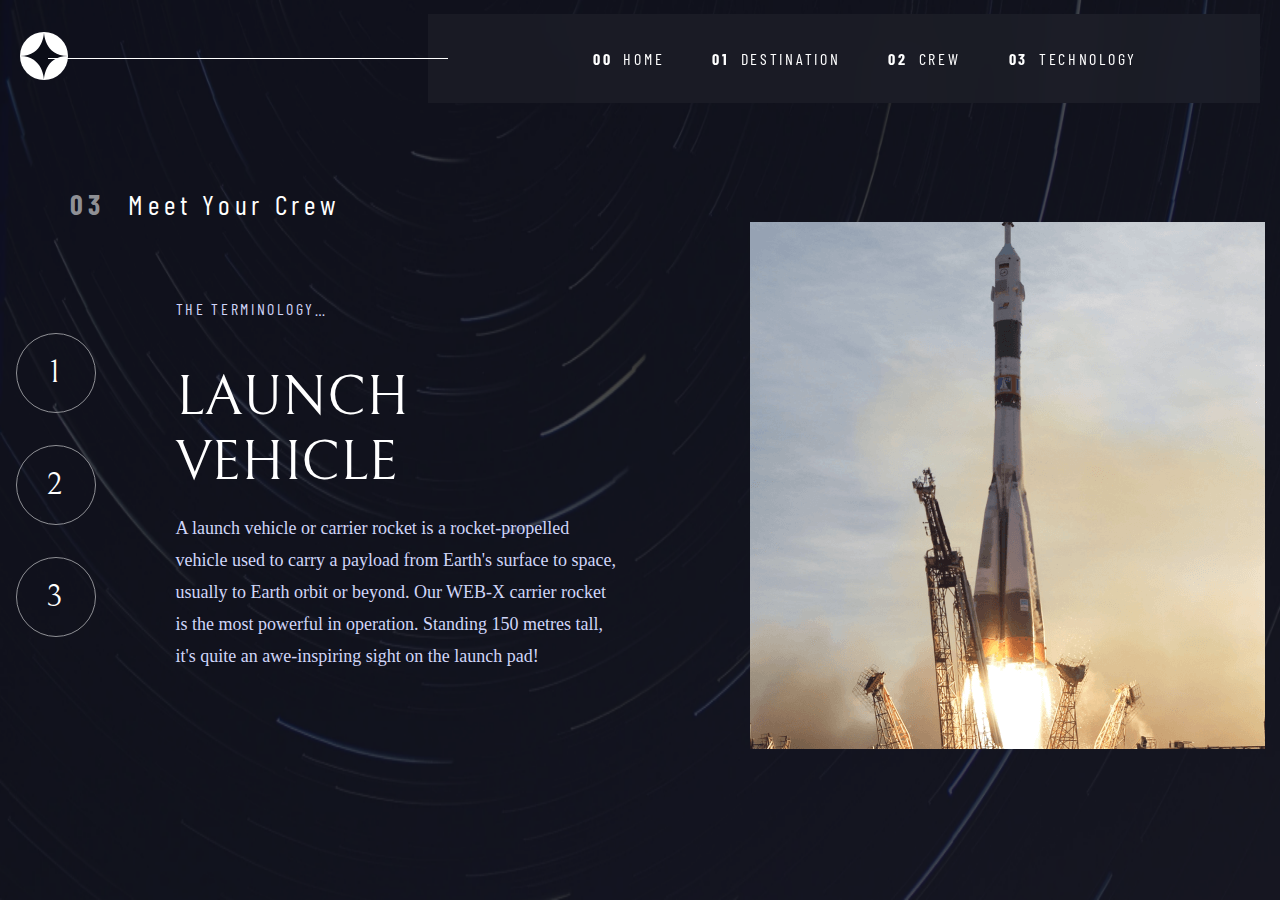
<file: vehicle.html>
<!DOCTYPE html>
<html lang="en">
<head>
    <meta charset="UTF-8">
    <meta name="viewport" content="width=device-width, initial-scale=1.0">
    <link rel="icon" href="./images/site-icon.svg"> 
    <link rel="stylesheet" href="./css/main.css">
    <!-- <link rel="stylesheet" href="./css/normalize.css"> -->
    <link rel="stylesheet" href="./css/normalize-mini.css">
    <title>Site Vehicle</title>
    <!-- Muhammadiqbol --> 
</head>
<body class="vehicle-body">
    <header class="vehicle-site-header">
        <div class="container">
            <div class="vehicle-header">
                <a class="vehicle-header__icon" href="#"><img src="./images/site-icon.svg" alt="Site Icon" width="48" height="48"></a>
                <ul class="vehicle-header__list">
                    <li class="vehicle-header__item">
                        <a class="vehicle-header__item-texts" href="./index.html">
                            <p class="vehicle__header-number">00</p>
                            <p class="vehicle__header-text">Home</p>
                        </a>
                    </li>
                    <li class="vehicle-header__item">
                        <a class="vehicle-header__item-texts" href="./moon.html">
                            <p class="vehicle__header-number">01</p>
                            <p class="vehicle__header-text">DESTINATION</p>
                        </a>
                    </li>
                    <li class="vehicle-header__item">
                        <a class="vehicle-header__item-texts" href="./commander.html">
                            <p class="vehicle__header-number">02</p>
                            <p class="vehicle__header-text">CREW</p>
                        </a>
                    </li>
                    <li class="vehicle-header__item">
                        <a class="vehicle-header__item-texts" href="./vehicle.html">
                            <p class="vehicle__header-number">03</p>
                            <p class="vehicle__header-text">TECHNOLOGY</p>
                        </a>
                    </li>
                </ul>
            </div>
        </div>
    </header>
    <main class="site-main">
        <section class="vehicle-hero-section">
            <div class="container">
                <div class="vehicle-hero__subtitle-wrapper">
                    <strong class="vehicle-hero__number">03</strong>
                    <h3 class="vehicle-hero__subtitle">Meet Your Crew</h3>
                </div>
                <div class="vehicle">
                    <div class="vehicle-hero__content-wrapper">
                        <div class="vehicle-hero__links">
                            <a class="vehicle-hero__link" href="./vehicle.html">1</a>
                            <a class="vehicle-hero__link" href="./spaceport.html">2</a>
                            <a class="vehicle-hero__link" href="./capsule.html">3</a>
                        </div>
                        <div>
                            <strong class="vehicle-hero__strong">
                                THE TERMINOLOGY…
                            </strong>
                            <h1 class="vehicle-hero__title">LAUNCH VEHICLE</h1>
                            <div class="vehicle-hero__text-wrapper">
                                <p class="vehicle-hero__text">A launch vehicle or carrier rocket is a rocket-propelled vehicle used to carry a payload from Earth's surface to space, usually to Earth orbit or beyond. Our WEB-X carrier rocket is the most powerful in operation. Standing 150 metres tall, it's quite an awe-inspiring sight on the launch pad!</p>
                            </div>
                        </div>
                    </div>
                    <img src="./images/vehicle-img.png" alt="" width="515" height="527">
                </div>
            </div>
        </section>
    </main>
</body>
</html>
</file>
<file: css/main.css>
@font-face {
  font-display: swap;
  font-family: "Barlow Condensed";
  font-style: normal;
  font-weight: 400;
  src: url("../fonts/barlow-condensed-v12-latin-regular.woff2") format("woff2");
}
@font-face {
  font-display: swap;
  font-family: "Barlow Condensed";
  font-style: normal;
  font-weight: 700;
  src: url("../fonts/barlow-condensed-v12-latin-700.woff2") format("woff2");
}
@font-face {
  font-display: swap;
  font-family: "Barlow Condensed";
  font-style: normal;
  font-weight: 400;
  src: url("../fonts/barlow-condensed-v12-latin-regular.woff2") format("woff2");
}
@font-face {
  font-display: swap;
  font-family: "Barlow Condensed";
  font-style: normal;
  font-weight: 700;
  src: url("../fonts/barlow-condensed-v12-latin-700.woff2") format("woff2");
}
@font-face {
  font-display: swap;
  font-family: "Barlow Condensed";
  font-style: normal;
  font-weight: 400;
  src: url("../fonts/barlow-condensed-v12-latin-regular.woff2") format("woff2");
}
@font-face {
  font-display: swap;
  font-family: "Barlow Condensed";
  font-style: normal;
  font-weight: 700;
  src: url("../fonts/barlow-condensed-v12-latin-700.woff2") format("woff2");
}
@font-face {
  font-display: swap;
  font-family: "Bellefair";
  font-style: normal;
  font-weight: 400;
  src: url("../fonts/bellefair-v14-latin-regular.woff2") format("woff2");
}
* {
  margin: 0;
  padding: 0;
  list-style: none;
  text-decoration: none;
  box-sizing: border-box;
  scroll-behavior: smooth;
}

.visually-hidden {
  position: absolute;
  width: 1px;
  height: 1px;
  margin: -1px;
  border: 0;
  padding: 0;
  white-space: nowrap;
  -webkit-clip-path: inset(100%);
          clip-path: inset(100%);
  clip: rect(0 0 0 0);
  overflow: hidden;
}

.container {
  max-width: 1385px;
  margin: 0 auto;
  padding: 0 20px;
}

.space-site-header {
  padding: 9px 0;
  margin-top: 5px;
}

.space-body {
  background-image: url("../images/space-bg.png");
  background-repeat: no-repeat;
  background-size: 100% 150vh;
}

.space-header {
  display: flex;
  align-items: center;
  justify-content: space-between;
}

.space-header__icon {
  display: inline-block;
}

.space-header__list {
  position: relative;
  display: flex;
  align-items: center;
  padding: 0 123px 0 165px;
  gap: 48px;
  background-color: rgba(255, 255, 255, 0.0392156863);
  -webkit-backdrop-filter: blur(30px);
          backdrop-filter: blur(30px);
}
.space-header__list::before {
  position: absolute;
  content: "";
  width: 473px;
  height: 1px;
  background-color: white;
  left: -443px;
}

.space-header__item {
  position: relative;
  overflow: hidden;
  padding-top: 35px;
  padding-bottom: 35px;
}
.space-header__item:hover::before {
  left: 0;
}
.space-header__item:hover::after {
  right: 0;
}

.space-header__item::before {
  content: "";
  width: 50%;
  height: 3px;
  position: absolute;
  background-color: white;
  left: -100%;
  bottom: 0px;
  transition: all 0.3s linear;
}

.space-header__item::after {
  content: "";
  width: 50%;
  height: 3px;
  position: absolute;
  background-color: white;
  right: -100%;
  bottom: 0px;
  transition: all 0.3s linear;
}

.space-header__item-texts {
  display: flex;
  align-items: center;
  gap: 11px;
  transition: all 0.3s linear;
  border-bottom: 0px solid white;
}

.space__header-number {
  font-family: Barlow Condensed;
  font-size: 16px;
  font-weight: 700;
  line-height: 19.2px;
  letter-spacing: 2.7000000477px;
  color: white;
}

.space__header-text {
  font-family: Barlow Condensed;
  font-size: 16px;
  font-weight: 400;
  line-height: 19.2px;
  letter-spacing: 2.7000000477px;
  color: white;
  text-transform: uppercase;
}

.space-header__content-wrapper {
  display: inline-block;
  width: 274px;
  height: 274px;
  border: 1px solid white;
  border-radius: 50%;
  background-color: white;
  font-family: Bellefair;
  font-size: 32px;
  font-weight: 400;
  line-height: 36.67px;
  letter-spacing: 2px;
  color: #0B0D17;
  display: flex;
  flex-direction: column;
  align-items: center;
  justify-content: center;
  transition: all 0.3s linear;
}
.space-header__content-wrapper:hover {
  background-color: transparent;
  color: white;
}

@media (max-width: 1390px) {
  .space-header__list::before {
    width: 300px;
    left: -300px;
  }
}
@media (max-width: 1230px) {
  .space-header__list::before {
    width: 200px;
    left: -200px;
  }
}
@media (max-width: 1140px) {
  .space-header__list::before {
    display: none;
  }
}
@media (max-width: 1000px) {
  .space-body {
    background-image: url(../images/space-tablet-bg.png);
    background-repeat: no-repeat;
    background-size: 100% 250vh;
  }
  .space-site-header {
    padding: 0;
    margin-top: 0px;
  }
  .space-header__list {
    padding: 0 48px;
    gap: 37px;
    margin-left: 15px;
  }
  .space-header__list::before {
    display: none;
  }
  .space__header-text {
    font-size: 14px;
    font-weight: 400;
    line-height: 16.8px;
    letter-spacing: 2.3624999523px;
  }
  .space__header-number {
    display: none;
  }
  .space-header__list {
    gap: 37px;
  }
  .space-hamburger-icon {
    display: none;
  }
}
@media (max-width: 620px) {
  .space-header__list {
    display: none;
  }
  .space-hamburger-icon {
    display: inline-block;
  }
  .space-site-header {
    padding: 9px 0;
  }
}
.space-hero-section {
  padding: 131px 0 131px;
}

.space {
  display: flex;
  align-items: center;
  justify-content: center;
  gap: 386px;
}

.space-hero__texts-wrapper {
  width: 450px;
  display: flex;
  flex-direction: column;
  gap: 24px;
}

.space-hero__strong {
  display: inline-block;
  font-family: Barlow Condensed;
  font-size: 28px;
  font-weight: 400;
  line-height: 33.6px;
  letter-spacing: 4.7249999046px;
  color: #D0D6F9;
}

.space-hero__title {
  margin: 0px;
  font-family: Bellefair;
  font-size: 150px;
  font-weight: 400;
  line-height: 171.9px;
  color: white;
  text-transform: uppercase;
}

.space-hero__text {
  font-family: Barlow;
  font-size: 18px;
  font-weight: 400;
  line-height: 32px;
  color: #D0D6F9;
}

.space-hamburger-icon {
  display: none;
}

.space-hero__content-wrapper {
  display: inline-block;
  width: 274px;
  height: 274px;
  border: 1px solid white;
  border-radius: 50%;
  background-color: white;
  font-family: Bellefair;
  font-size: 32px;
  font-weight: 400;
  line-height: 36.67px;
  letter-spacing: 2px;
  color: #0B0D17;
  display: flex;
  flex-direction: column;
  align-items: center;
  justify-content: center;
  transition: all 0.3s linear;
}
.space-hero__content-wrapper:hover {
  background-color: transparent;
  color: white;
}

@media (max-width: 1180px) {
  .space-hero-section {
    padding: 108px 0 90px;
  }
  .space {
    display: flex;
    align-items: center;
    justify-content: center;
    flex-direction: column;
    gap: 156px;
  }
  .space-hero__content-wrapper {
    width: 242px;
    height: 242px;
  }
  .space-hero__strong {
    display: block;
    text-align: center;
    font-size: 20px;
    font-weight: 400;
    line-height: 24px;
    letter-spacing: 3.375px;
  }
  .space-hero__title {
    line-height: 150px;
    text-align: center;
    display: block;
    margin: 0 auto;
  }
  .space-hero__text {
    font-size: 16px;
    line-height: 28px;
    text-align: center;
    display: block;
    margin: 0 auto;
  }
}
@media (max-width: 620px) {
  .space-hero-section {
    padding: 48px 0 48px;
  }
  .space {
    display: flex;
    align-items: center;
    justify-content: center;
    flex-direction: column;
    gap: 81px;
  }
  .space-hero__content-wrapper {
    width: 150px;
    height: 150px;
  }
  .space-hero__texts-wrapper {
    width: 327px;
  }
  .space-hero__strong {
    display: block;
    text-align: center;
    font-size: 16px;
    font-weight: 400;
    line-height: 19.2px;
    letter-spacing: 3.375px;
  }
  .space-hero__title {
    display: block;
    margin: 0 auto;
    font-size: 80px;
    font-weight: 400;
    line-height: 100px;
    text-align: center;
  }
  .space-hero__text {
    font-size: 15px;
    line-height: 25px;
    text-align: center;
    display: block;
    margin: 0 auto;
  }
  .space-hamburger-icon {
    display: inline-block;
  }
}
@media (max-width: 360px) {
  .space-hero__content-wrapper {
    width: 130px;
    height: 130px;
  }
  .space-hero__texts-wrapper {
    width: 250px;
  }
  .space-hero__strong {
    display: block;
    text-align: center;
    font-size: 16px;
    font-weight: 400;
    line-height: 19.2px;
    letter-spacing: 3.375px;
  }
  .space-hero__title {
    display: block;
    margin: 0 auto;
    font-size: 80px;
    font-weight: 400;
    line-height: 100px;
    text-align: center;
  }
  .space-hero__text {
    font-size: 15px;
    line-height: 25px;
    text-align: center;
    display: block;
    margin: 0 auto;
  }
  .space-hamburger-icon {
    display: inline-block;
  }
}
.moon-body {
  background-image: url("../images/moon-backgroundimg.jpg");
  background-repeat: no-repeat;
  background-size: 100% 160vh;
}

.moon-header {
  padding: 9px 0px;
}

.moon__icon-img {
  margin-left: 50px;
}

.header {
  margin-top: 5px;
  display: flex;
  align-items: center;
  justify-content: space-between;
  gap: 0px;
}

.moon__icon-img {
  display: flex;
  align-items: center;
  justify-content: start;
}

.moon__list {
  background: rgba(255, 255, 255, 0.0392156863);
  padding: 0 123px 0 165px;
  display: flex;
  align-items: center;
  justify-content: space-between;
  gap: 48px;
}

.moon__item {
  position: relative;
  overflow: hidden;
  padding-top: 35px;
  padding-bottom: 35px;
}
.moon__item:hover::before {
  left: 0;
}
.moon__item:hover::after {
  right: 0;
}

.moon__item::before {
  content: "";
  width: 50%;
  height: 3px;
  position: absolute;
  background-color: white;
  left: -100%;
  bottom: 0px;
  transition: all 0.3s linear;
}

.moon__item::after {
  content: "";
  width: 50%;
  height: 3px;
  position: absolute;
  background-color: white;
  right: -100%;
  bottom: 0px;
  transition: all 0.3s linear;
}

.moon__header-link {
  margin-bottom: 0px;
  font-size: 16px;
  font-weight: 400;
  color: white;
  line-height: 19.2px;
  text-transform: inherit;
  font-family: Barlow Condensed;
}

.moon-section {
  padding: 76px 0 116px;
}

.moon {
  margin-top: 64px;
  display: flex;
  align-items: center;
  justify-content: center;
  gap: 206px;
}

.moon-hero__text-wrapper {
  width: 444px;
}

.moon__title {
  margin-left: 80px;
  display: flex;
  gap: 28px;
  font-family: Barlow Condensed;
  margin-bottom: 64px;
  font-size: 28px;
  font-weight: 400;
  color: white;
  line-height: 33.6px;
  text-transform: uppercase;
}

.span {
  font-family: Barlow Condensed;
  font-size: 28px;
  font-weight: 700;
  line-height: 33.6px;
  letter-spacing: 4.7249999046px;
  color: #8F9095;
}

.moons__list {
  display: flex;
  align-items: center;
  justify-content: start;
  gap: 48px;
}

.moons__link {
  margin-bottom: 37px;
  font-size: 18px;
  font-weight: 400;
  color: #D0D6F9;
  line-height: 19.2px;
  text-transform: uppercase;
  font-family: Barlow Condensed;
  transition: all 0.3 linear;
}
.moons__link:hover {
  color: white;
}
.moons__link:active {
  color: #0B0D17;
}

.moon__subtitle {
  margin-top: 37px;
  margin-bottom: 37px;
  font-size: 100px;
  font-weight: 400;
  color: white;
  line-height: 114.2px;
  text-transform: uppercase;
  font-family: Bellefair;
}

.moon__text {
  margin-bottom: 54px;
  font-family: Barlow;
  font-size: 18px;
  font-weight: 400;
  line-height: 32px;
  color: #D0D6F9;
}

.moon__content-wrap {
  display: flex;
  align-items: center;
  gap: 79px;
}

.moon__wrapper {
  margin-top: 28px;
}

.moon__strong {
  display: inline-block;
  font-family: Barlow Condensed;
  margin-bottom: 12px;
  font-size: 14px;
  font-weight: 400;
  color: #D0D6F9;
  line-height: 2.36px;
  text-transform: uppercase;
}

.moon__subtext {
  font-family: Bellefair;
  margin-bottom: 0px;
  font-size: 28px;
  font-weight: 400;
  color: white;
  line-height: 32.09px;
  text-transform: uppercase;
}

.hr {
  color: #8F9095;
}

.commander-site-header {
  padding: 9px 0;
  margin-top: 5px;
}

.commander-body {
  background-image: url("../images/commander-bg.png");
  background-repeat: no-repeat;
  background-size: 100% 150vh;
}

.commander-header {
  display: flex;
  align-items: center;
  justify-content: space-between;
}

.commander-header__icon {
  display: inline-block;
}

.commander-header__list {
  position: relative;
  display: flex;
  align-items: center;
  padding: 0 123px 0 165px;
  gap: 48px;
  background-color: hsla(0, 0%, 100%, 0.039);
  -webkit-backdrop-filter: blur(30px);
          backdrop-filter: blur(30px);
}
.commander-header__list::before {
  position: absolute;
  content: "";
  width: 400px;
  height: 1px;
  background-color: white;
  left: -380px;
}

.commander-header__item {
  position: relative;
  overflow: hidden;
  padding-top: 35px;
  padding-bottom: 35px;
}
.commander-header__item:hover::before {
  left: 0;
}
.commander-header__item:hover::after {
  right: 0;
}

.commander-header__item::before {
  content: "";
  width: 50%;
  height: 3px;
  position: absolute;
  background-color: white;
  left: -100%;
  bottom: 0px;
  transition: all 0.3s linear;
}

.commander-header__item::after {
  content: "";
  width: 50%;
  height: 3px;
  position: absolute;
  background-color: white;
  right: -100%;
  bottom: 0px;
  transition: all 0.3s linear;
}

.commander-header__item-texts {
  display: flex;
  align-items: center;
  gap: 11px;
  transition: all 0.3s linear;
  border-bottom: 0px solid white;
}

.commander__header-number {
  font-family: Barlow Condensed;
  font-size: 16px;
  font-weight: 700;
  line-height: 19.2px;
  letter-spacing: 2.7000000477px;
  color: white;
}

.commander__header-text {
  font-family: Barlow Condensed;
  font-size: 16px;
  font-weight: 400;
  line-height: 19.2px;
  letter-spacing: 2.7000000477px;
  color: white;
  text-transform: uppercase;
}

.commander-hero-section {
  padding-top: 76px;
}

.commander {
  display: flex;
  align-items: center;
  justify-content: center;
  gap: 81px;
}

.commander-hero__subtitle-wrapper {
  display: flex;
  margin-bottom: 154px;
  gap: 24px;
}

.commander-hero__number {
  font-family: Barlow Condensed;
  font-size: 28px;
  font-weight: 700;
  line-height: 33.6px;
  letter-spacing: 4.7249999046px;
  color: #8F9095;
}

.commander-hero__subtitle {
  font-family: Barlow Condensed;
  font-size: 28px;
  font-weight: 400;
  line-height: 33.6px;
  letter-spacing: 4.7249999046px;
  color: white;
  text-transform: uppercase;
}

.commander-hero__strong {
  margin-bottom: 15px;
  font-family: Bellefair;
  font-size: 32px;
  font-weight: 400;
  line-height: 36.67px;
  color: #8F9095;
  text-transform: uppercase;
}

.commander-hero__title {
  margin-bottom: 27px;
  font-family: Bellefair;
  font-size: 56px;
  font-weight: 400;
  line-height: 64.18px;
  color: white;
}

.commander-hero__texts-wrapper {
  width: 444px;
}

.commander-hero__text {
  margin-bottom: 120px;
  font-family: Barlow;
  font-size: 18px;
  font-weight: 400;
  line-height: 32px;
  color: #D0D6F9;
}

.commander-hero__mini-btns {
  display: flex;
  gap: 24px;
}

.commander-hero__mini-btn {
  width: 15px;
  height: 15px;
  background-color: #8F9095;
  transition: all 0.3s linear;
  border-radius: 50%;
  cursor: pointer;
}
.commander-hero__mini-btn:hover {
  background-color: white;
}

.vehicle-site-header {
  padding: 9px 0;
  margin-top: 5px;
}

.vehicle-body {
  background-image: url(../images/vehicle-bg.png);
  background-repeat: no-repeat;
  background-size: 100% 150vh;
}

.vehicle-header {
  display: flex;
  align-items: center;
  justify-content: space-between;
}

.vehicle-header__icon {
  display: inline-block;
}

.vehicle-header__list {
  position: relative;
  display: flex;
  align-items: center;
  padding: 0 123px 0 165px;
  gap: 48px;
  background-color: rgba(255, 255, 255, 0.0392156863);
  -webkit-backdrop-filter: blur(30px);
          backdrop-filter: blur(30px);
}
.vehicle-header__list::before {
  position: absolute;
  content: "";
  width: 400px;
  height: 1px;
  background-color: white;
  left: -380px;
}

.vehicle-header__item {
  position: relative;
  overflow: hidden;
  padding-top: 35px;
  padding-bottom: 35px;
}
.vehicle-header__item:hover::before {
  left: 0;
}
.vehicle-header__item:hover::after {
  right: 0;
}

.vehicle-header__item::before {
  content: "";
  width: 50%;
  height: 3px;
  position: absolute;
  background-color: white;
  left: -100%;
  bottom: 0px;
  transition: all 0.3s linear;
}

.vehicle-header__item::after {
  content: "";
  width: 50%;
  height: 3px;
  position: absolute;
  background-color: white;
  right: -100%;
  bottom: 0px;
  transition: all 0.3s linear;
}

.vehicle-header__item-texts {
  display: flex;
  align-items: center;
  gap: 11px;
  transition: all 0.3s linear;
  border-bottom: 0px solid white;
}

.vehicle__header-number {
  font-family: Barlow Condensed;
  font-size: 16px;
  font-weight: 700;
  line-height: 19.2px;
  letter-spacing: 2.7000000477px;
  color: white;
}

.vehicle__header-text {
  font-family: Barlow Condensed;
  font-size: 16px;
  font-weight: 400;
  line-height: 19.2px;
  letter-spacing: 2.7000000477px;
  color: white;
  text-transform: uppercase;
}

.vehicle-hero-section {
  padding: 76px 0 101px;
}

.vehicle-hero__subtitle-wrapper {
  display: flex;
  align-items: center;
  gap: 24px;
  margin-left: 50px;
}

.vehicle-hero__number {
  font-family: Barlow Condensed;
  font-size: 28px;
  font-weight: 700;
  line-height: 33.6px;
  letter-spacing: 4.7249999046px;
  color: #8F9095;
}

.vehicle-hero__subtitle {
  font-family: Barlow Condensed;
  font-size: 28px;
  font-weight: 400;
  line-height: 33.6px;
  letter-spacing: 4.7249999046px;
  color: white;
}

.vehicle {
  display: flex;
  align-items: center;
  justify-content: center;
  gap: 130px;
}

.vehicle-hero__content-wrapper {
  display: flex;
  align-items: center;
  gap: 80px;
}

.vehicle-hero__links {
  display: flex;
  flex-direction: column;
  gap: 32px;
}

.vehicle-hero__link {
  display: inline-block;
  width: 80px;
  height: 80px;
  border: 1px solid #8F9095;
  border-radius: 50%;
  background-color: transparent;
  font-family: Bellefair;
  font-size: 32px;
  font-weight: 400;
  line-height: 36.67px;
  letter-spacing: 2px;
  text-align: center;
  color: white;
  display: flex;
  flex-direction: column;
  align-items: center;
  justify-content: center;
  transition: all 0.3s linear;
}
.vehicle-hero__link:hover {
  background-color: white;
  color: #0B0D17;
}
.vehicle-hero__link:active {
  box-shadow: 0 0 10px 2px white;
}

.vehicle-hero__strong {
  display: inline-block;
  margin-bottom: 11px;
  font-family: Barlow Condensed;
  font-size: 16px;
  font-weight: 400;
  line-height: 19.2px;
  letter-spacing: 2.7000000477px;
  color: #D0D6F9;
}

.vehicle-hero__title {
  margin-bottom: 17px;
  font-family: Bellefair;
  font-size: 56px;
  font-weight: 400;
  line-height: 64.18px;
  color: white;
}

.vehicle-hero__text-wrapper {
  width: 444px;
}

.vehicle-hero__text {
  font-family: Barlow;
  font-size: 18px;
  font-weight: 400;
  line-height: 32px;
  color: #D0D6F9;
}/*# sourceMappingURL=main.css.map */
</file>
